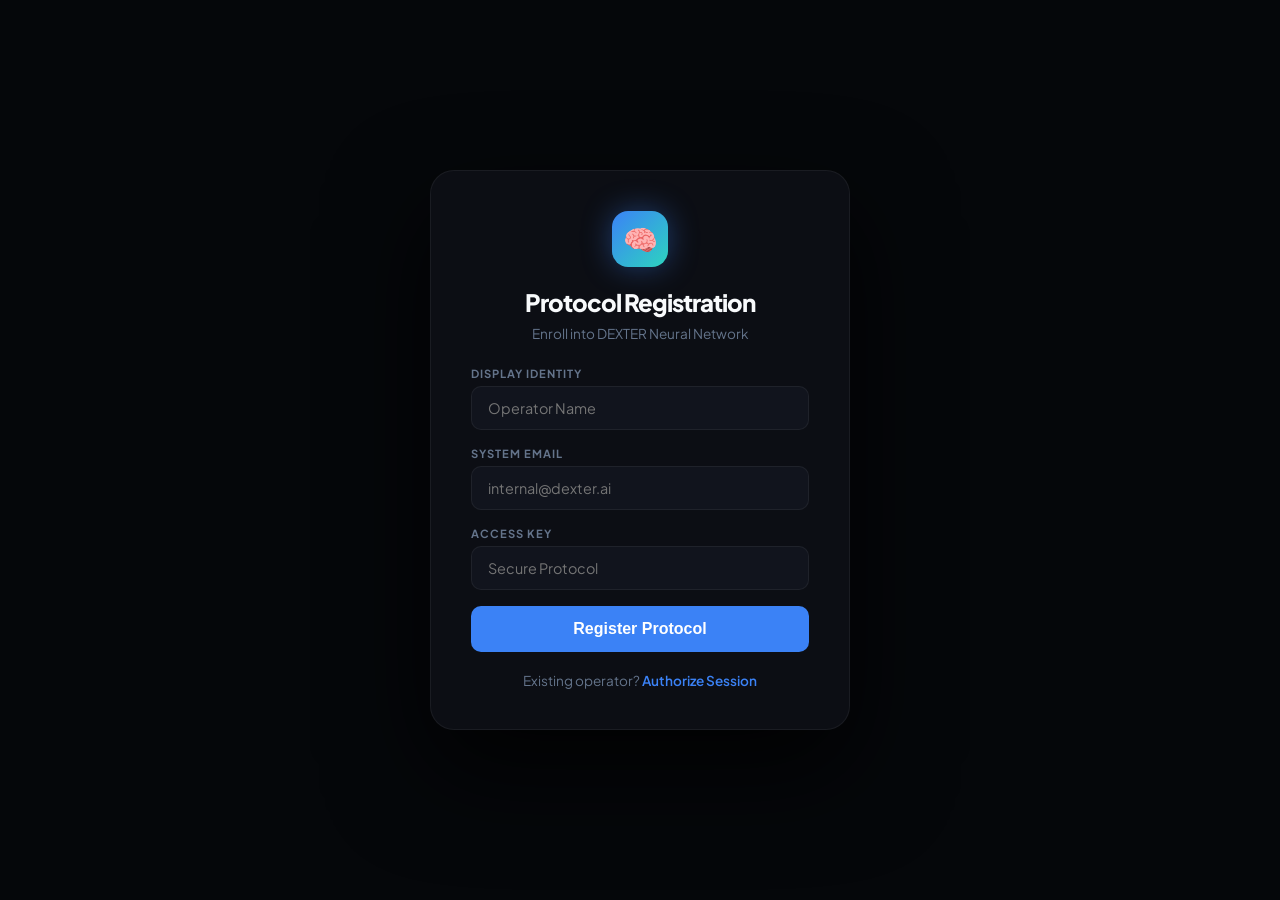
<file: frontend/register.html>
<!DOCTYPE html>
<html lang="en" data-theme="dark">
<head>
  <meta charset="UTF-8" />
  <meta name="viewport" content="width=device-width, initial-scale=1.0" />
  <title>Protocol Registration | DEXTER AI</title>
  <link rel="preconnect" href="https://fonts.googleapis.com" />
  <link href="https://fonts.googleapis.com/css2?family=Plus+Jakarta+Sans:wght@400;600;700;800&display=swap" rel="stylesheet" />
  <style>
    :root {
      --bg: #05070a;
      --surface: #0c0e14;
      --accent: #3b82f6;
      --text: #f8fafc;
      --text-muted: #64748b;
      --border: rgba(255,255,255,0.06);
    }
    *, *::before, *::after { box-sizing: border-box; margin: 0; padding: 0; }
    body {
      font-family: 'Plus Jakarta Sans', sans-serif;
      background: var(--bg);
      color: var(--text);
      height: 100vh;
      display: flex;
      align-items: center;
      justify-content: center;
      overflow: hidden;
    }
    .auth-card {
      width: 100%;
      max-width: 420px;
      background: var(--surface);
      border: 1px solid var(--border);
      border-radius: 24px;
      padding: 40px;
      box-shadow: 0 40px 100px rgba(0,0,0,0.8);
      position: relative;
    }
    .logo {
      width: 56px; height: 56px; background: linear-gradient(135deg, #3b82f6, #2dd4bf);
      border-radius: 16px; display: grid; place-items: center; font-size: 28px;
      margin: 0 auto 20px; box-shadow: 0 0 30px rgba(59, 130, 246, 0.4);
    }
    h1 { font-size: 1.5rem; font-weight: 800; text-align: center; margin-bottom: 8px; letter-spacing: -1px; }
    p.subtitle { text-align: center; color: var(--text-muted); font-size: 0.85rem; margin-bottom: 24px; }
    
    .form-group { margin-bottom: 16px; }
    label { display: block; font-size: 0.7rem; font-weight: 700; text-transform: uppercase; letter-spacing: 1px; color: var(--text-muted); margin-bottom: 6px; }
    input {
      width: 100%; padding: 12px 16px; background: #11141d; border: 1px solid var(--border);
      border-radius: 10px; color: #fff; font-family: inherit; font-size: 0.9rem; outline: none; transition: 0.2s;
    }
    input:focus { border-color: var(--accent); box-shadow: 0 0 0 4px rgba(59, 130, 246, 0.1); }
    
    .btn {
      width: 100%; padding: 14px; background: var(--accent); color: #fff; border: none;
      border-radius: 10px; font-weight: 700; font-size: 1rem; cursor: pointer; transition: 0.2s;
    }
    .btn:hover { background: #2563eb; transform: translateY(-2px); }
    
    .footer { text-align: center; margin-top: 20px; font-size: 0.85rem; color: var(--text-muted); }
    .footer a { color: var(--accent); text-decoration: none; font-weight: 600; }
    .msg { padding: 10px; border-radius: 8px; font-size: 0.8rem; margin-top: 14px; text-align: center; display: none; }
    .msg.error { background: rgba(239, 68, 68, 0.1); color: #f87171; border: 1px solid rgba(239, 68, 68, 0.2); }
    .msg.success { background: rgba(34, 197, 94, 0.1); color: #4ade80; border: 1px solid rgba(34, 197, 94, 0.2); }
  </style>
</head>
<body>
  <div class="auth-card">
    <div class="logo">🧠</div>
    <h1>Protocol Registration</h1>
    <p class="subtitle">Enroll into DEXTER Neural Network</p>
    
    <form id="register-form">
      <div class="form-group">
        <label>Display Identity</label>
        <input type="text" id="username" placeholder="Operator Name" required>
      </div>
      <div class="form-group">
        <label>System Email</label>
        <input type="email" id="email" placeholder="internal@dexter.ai" required>
      </div>
      <div class="form-group">
        <label>Access Key</label>
        <input type="password" id="password" placeholder="Secure Protocol" required>
      </div>
      <button type="submit" class="btn" id="reg-btn">Register Protocol</button>
      <div class="msg" id="msg"></div>
    </form>
    
    <div class="footer">
      Existing operator? <a href="login.html">Authorize Session</a>
    </div>
  </div>

  <script>
    const form = document.getElementById("register-form");
    const msgEl = document.getElementById("msg");
    const regBtn = document.getElementById("reg-btn");

    form.addEventListener("submit", async (e) => {
      e.preventDefault();
      const username = document.getElementById("username").value.trim();
      const email = document.getElementById("email").value.trim();
      const password = document.getElementById("password").value;
      
      regBtn.disabled = true;
      regBtn.textContent = "Negotiating...";
      
      try {
        const res = await fetch("/register", {
          method: "POST",
          headers: { "Content-Type": "application/json" },
          body: JSON.stringify({ username, email, password }),
        });
        const data = await res.json();

        if (res.ok) {
          msgEl.textContent = "Registration Successful. Redirecting...";
          msgEl.style.display = "block";
          msgEl.className = "msg success";
          setTimeout(() => { window.location.href = "login.html"; }, 1000);
        } else {
          msgEl.textContent = data.error || "Registration Failure";
          msgEl.style.display = "block";
          msgEl.className = "msg error";
          regBtn.disabled = false;
          regBtn.textContent = "Register Protocol";
        }
      } catch {
        msgEl.textContent = "Connection Failure";
        msgEl.style.display = "block";
        regBtn.disabled = false;
      }
    });
  </script>
</body>
</html>
</file>
